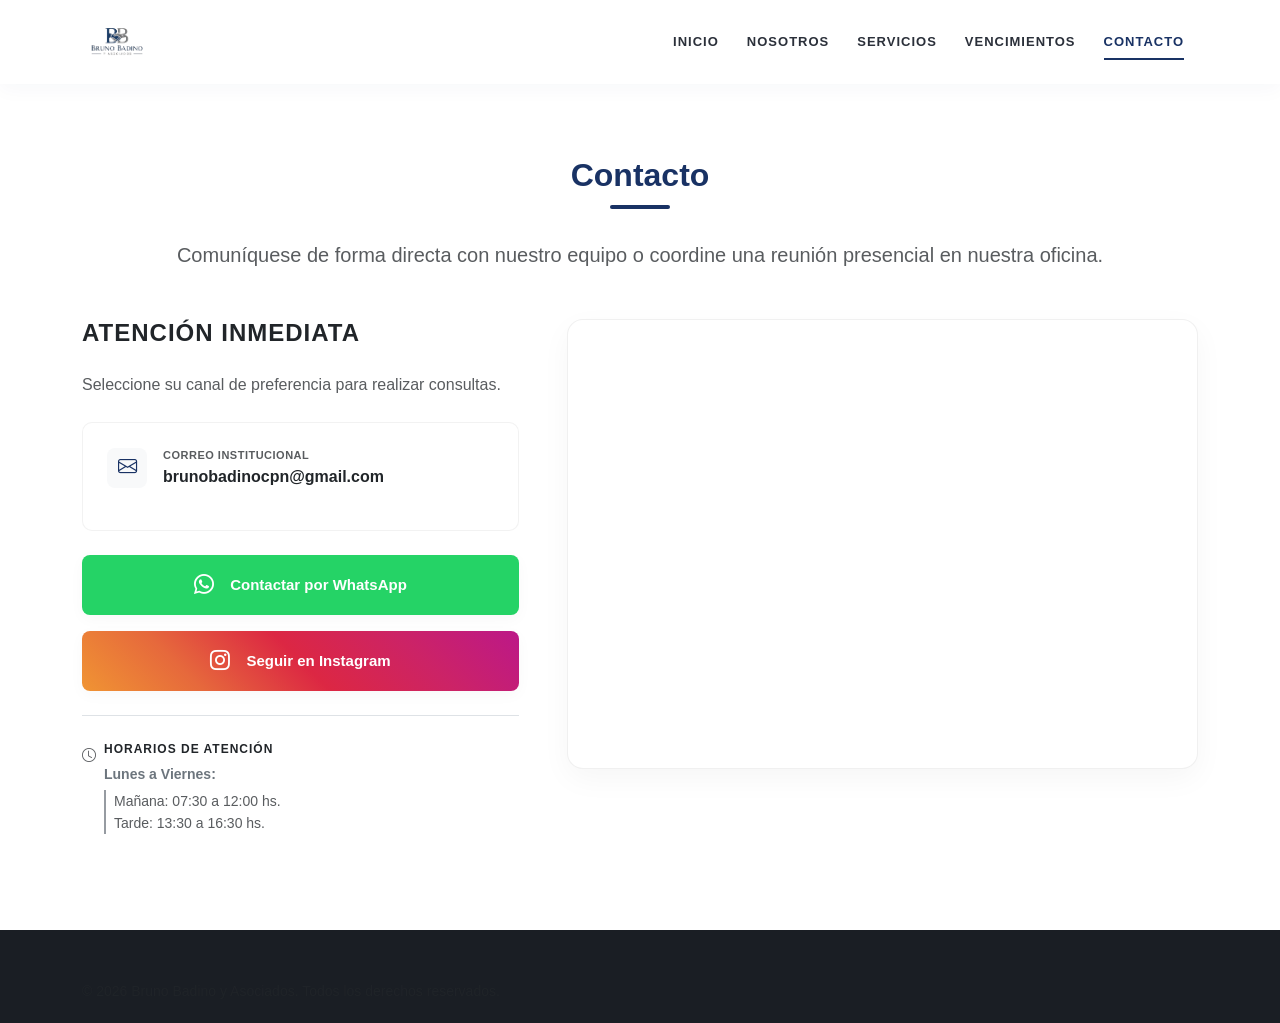
<file: contacto.html>
<!DOCTYPE html>
<html lang="es">
<head>
    <meta charset="UTF-8">
    <meta name="viewport" content="width=device-width, initial-scale=1.0">
    <title>Contacto | Estudio Bruno Badino y Asociados</title>
    
    <link href="https://cdn.jsdelivr.net/npm/bootstrap@5.3.3/dist/css/bootstrap.min.css" rel="stylesheet">
    <link rel="stylesheet" href="https://cdn.jsdelivr.net/npm/bootstrap-icons@1.11.3/font/bootstrap-icons.min.css">
    
    <link rel="stylesheet" href="css/estilos.css">
    <link rel="stylesheet" href="css/contacto.css">
</head>
<body>

    <nav class="navbar navbar-expand-lg sticky-top navbar-light bg-white">
        <div class="container">
            <a class="navbar-brand" href="index.html">
                <img src="assets/logos/logo.jpeg" alt="Estudio Bruno Badino y Asociados">
            </a>
            <button class="navbar-toggler" type="button" data-bs-toggle="collapse" data-bs-target="#navbarNav"><span class="navbar-toggler-icon"></span></button>
            <div class="collapse navbar-collapse justify-content-end" id="navbarNav">
                <ul class="navbar-nav">
                    <li class="nav-item"><a class="nav-link" href="index.html">Inicio</a></li>
                    <li class="nav-item"><a class="nav-link" href="nosotros.html">Nosotros</a></li>
                    <li class="nav-item"><a class="nav-link" href="servicios.html">Servicios</a></li>
                    <li class="nav-item"><a class="nav-link" href="vencimientos.html">Vencimientos</a></li>
                    <li class="nav-item"><a class="nav-link active" href="contacto.html">Contacto</a></li>
                </ul>
            </div>
        </div>
    </nav>

    <div class="container mt-5 pt-4 text-center">
        <h2 class="titulo-linea titulo-linea-centro fw-bold">Contacto</h2>
        <p class="lead text-muted mb-5 max-w-md mx-auto">Comuníquese de forma directa con nuestro equipo o coordine una reunión presencial en nuestra oficina.</p>
    </div>

    <section class="container mb-5 pb-5">
        <div class="row g-5">
            
            <div class="col-lg-5 d-flex flex-column justify-content-between">
                <div>
                    <h3 class="h4 fw-bold mb-4 text-dark text-uppercase letter-spacing-1">Atención Inmediata</h3>
                    <p class="text-muted mb-4">Seleccione su canal de preferencia para realizar consultas.</p>
                    
                    <div class="canales-contenedor p-4 mb-4">
                        <div class="d-flex align-items-center mb-3">
                            <div class="mini-icono bg-light text-primary-custom me-3">
                                <i class="bi bi-envelope"></i>
                            </div>
                            <div>
                                <small class="text-muted d-block text-uppercase fw-bold text-xs">Correo Institucional</small>
                                <a href="mailto:brunobadinocpn@gmail.com" class="text-decoration-none text-dark fw-semibold">brunobadinocpn@gmail.com</a>
                            </div>
                        </div>
                    </div>

                    <a href="https://wa.me/5493492210336?text=Hola!%20Me%20contacto%20desde%20la%20web%20del%20Estudio%20Contable." 
                       target="_blank" 
                       class="btn-contacto btn-whatsapp w-100 mb-3 d-flex align-items-center justify-content-center gap-3">
                        <i class="bi bi-whatsapp fs-5"></i>
                        <span>Contactar por WhatsApp</span>
                    </a>

                    <a href="https://www.instagram.com/brunobadinoyasoc/" 
                       target="_blank" 
                       class="btn-contacto btn-instagram w-100 d-flex align-items-center justify-content-center gap-3">
                        <i class="bi bi-instagram fs-5"></i>
                        <span>Seguir en Instagram</span>
                    </a>
                </div>

               <div class="mt-4 pt-4 border-top">
    <div class="d-flex align-items-start gap-2 text-muted small">
        <!-- Icono de reloj alineado arriba -->
        <i class="bi bi-clock mt-1"></i>
        <div>
            <strong class="text-dark d-block mb-1 text-uppercase letter-spacing-1" style="font-size: 12px;">Horarios de Atención</strong>
            <span class="fw-semibold text-secondary">Lunes a Viernes:</span>
            <div class="ps-2 mt-1 border-start border-2" style="border-color: var(--color-secundario-gris) !important;">
                <span class="d-block">Mañana: 07:30 a 12:00 hs.</span>
                <span class="d-block">Tarde: 13:30 a 16:30 hs.</span>
            </div>
        </div>
    </div>
</div>
            </div>

            <div class="col-lg-7">
                <div class="mapa-marco p-2">
                    <iframe 
                        iframe src="https://www.google.com/maps/embed?pb=!1m18!1m12!1m3!1d3411.6805046500535!2d-61.49158198859025!3d-31.229579874241413!2m3!1f0!2f0!3f0!3m2!1i1024!2i768!4f13.1!3m3!1m2!1s0x95caae72dd41f633%3A0x280b00c64e91e6d7!2sNicanor%20%C3%81lvarez%202643%2C%20S2300%20Rafaela%2C%20Santa%20Fe!5e0!3m2!1ses-419!2sar!4v1782684462014!5m2!1ses-419!2sar" width="600" height="450" style="border:0;" allowfullscreen="" loading="lazy" referrerpolicy="strict-origin-when-cross-origin"></iframe>
                        class="mapa-google"
                        allowfullscreen="" 
                        loading="lazy" 
                        referrerpolicy="no-referrer-when-downgrade">
                    </iframe>
                </div>
            </div>

        </div>
    </section>

    <footer class="footer-estudio">
        <div class="container text-center text-md-start">
            <p class="text-muted mb-0 small">&copy; 2026 Bruno Badino y Asociados. Todos los derechos reservados.</p>
        </div>
    </footer>

    <script src="https://cdn.jsdelivr.net/npm/bootstrap@5.3.3/dist/js/bootstrap.bundle.min.js"></script>
</body>
</html>
</file>
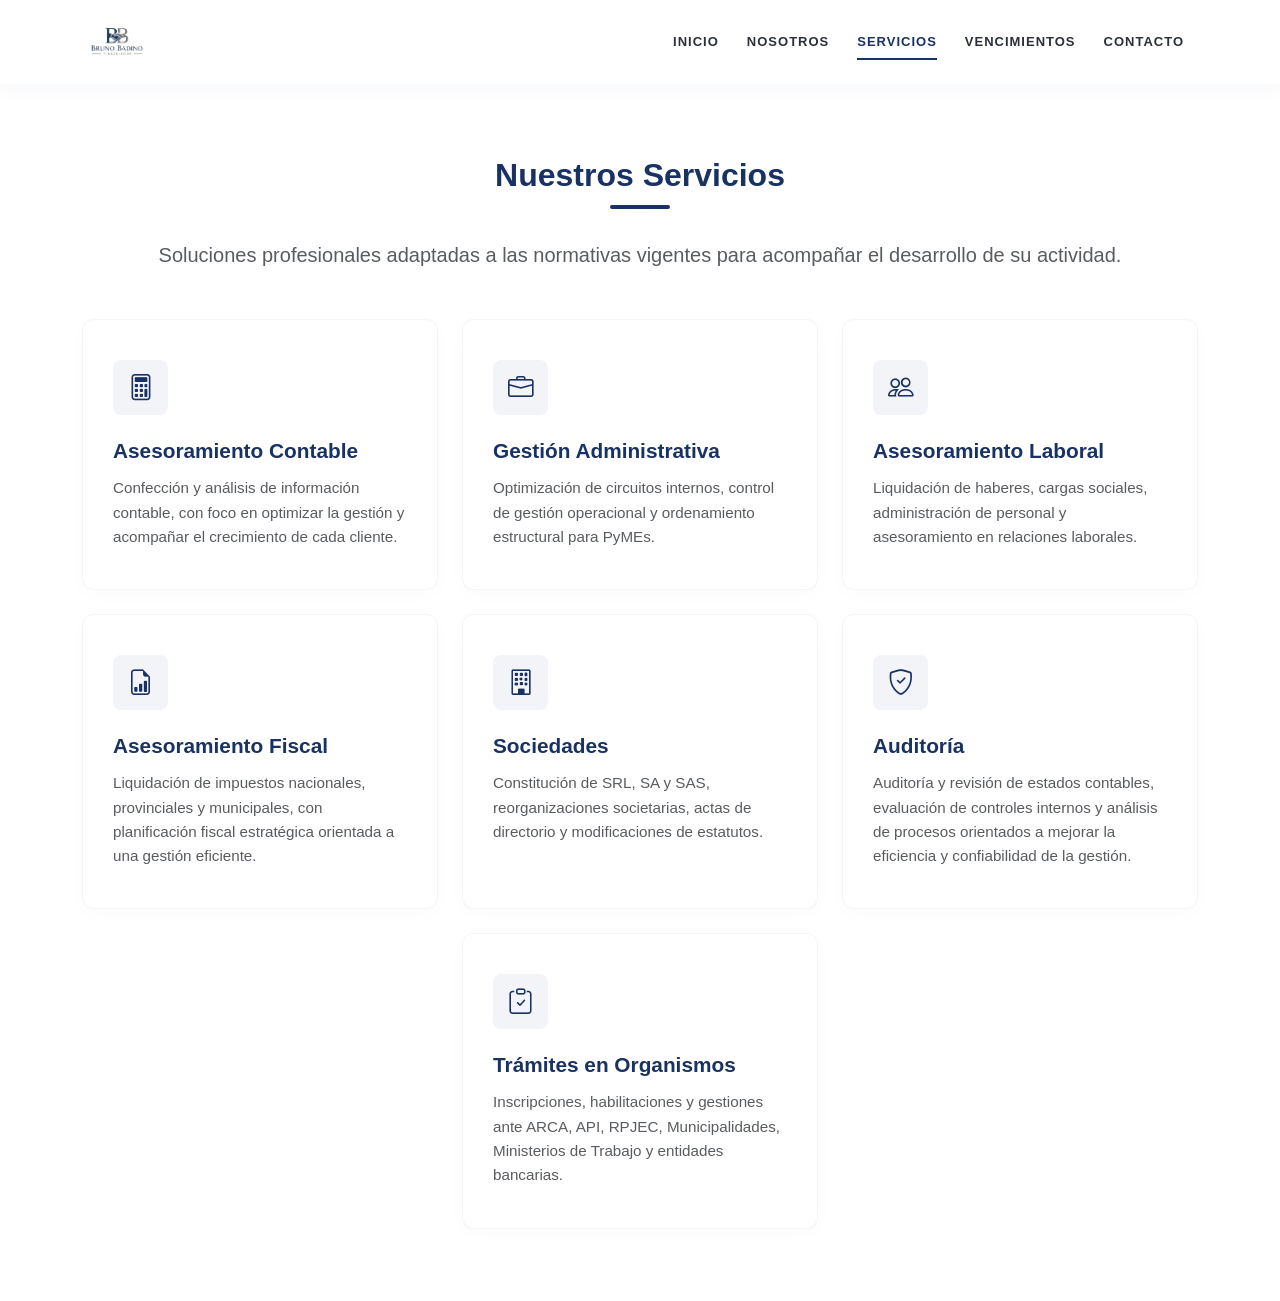
<file: servicios.html>
<!DOCTYPE html>
<html lang="es">
<head>
    <meta charset="UTF-8">
    <meta name="viewport" content="width=device-width, initial-scale=1.0">
    <title>Servicios | Estudio Bruno Badino y Asociados</title>
    
    <!-- Bootstrap 5.3 CSS -->
    <link href="https://cdn.jsdelivr.net/npm/bootstrap@5.3.3/dist/css/bootstrap.min.css" rel="stylesheet">
    <!-- Iconos Oficiales de Bootstrap (Para los logos representativos de cada tarjeta) -->
    <link rel="stylesheet" href="https://cdn.jsdelivr.net/npm/bootstrap-icons@1.11.3/font/bootstrap-icons.min.css">
    
    <!-- 1. Hojas de Estilos: Primero la Global con la trama de fondo y el menú -->
    <link rel="stylesheet" href="css/estilos.css">
    <!-- 2. Segundo los Estilos Exclusivos de las tarjetas de servicios -->
    <link rel="stylesheet" href="css/servicios.css">
</head>
<body>

    <!-- NAVBAR CORPORATIVO FIJO -->
    <nav class="navbar navbar-expand-lg sticky-top navbar-light bg-white">
        <div class="container">
            <a class="navbar-brand" href="index.html">
                <img src="assets/logos/logo.jpeg" alt="Estudio Bruno Badino y Asociados">
            </a>
            <button class="navbar-toggler" type="button" data-bs-toggle="collapse" data-bs-target="#navbarNav"><span class="navbar-toggler-icon"></span></button>
            <div class="collapse navbar-collapse justify-content-end" id="navbarNav">
                <ul class="navbar-nav">
                    <li class="nav-item"><a class="nav-link" href="index.html">Inicio</a></li>
                    <li class="nav-item"><a class="nav-link" href="nosotros.html">Nosotros</a></li>
                    <li class="nav-item"><a class="nav-link active" href="servicios.html">Servicios</a></li>
                    <li class="nav-item"><a class="nav-link" href="vencimientos.html">Vencimientos</a></li>
                    <li class="nav-item"><a class="nav-link" href="contacto.html">Contacto</a></li>
                </ul>
            </div>
        </div>
    </nav>

    <!-- CUERPO DE SERVICIOS -->
    <div class="container my-5 py-4 text-center">
        <h2 class="titulo-linea titulo-linea-centro fw-bold">Nuestros Servicios</h2>
        <p class="lead text-muted mb-5 max-w-md mx-auto">Soluciones profesionales adaptadas a las normativas vigentes para acompañar el desarrollo de su actividad.</p>
        
        <!-- Grilla de Servicios (Distribución inteligente de 3 columnas en PC y 1 en cel) -->
        <div class="row g-4 text-start justify-content-center">
            
            <!-- 1. Asesoramiento Contable -->
            <div class="col-md-6 col-lg-4">
                <div class="tarjeta-servicio">
                    <div class="icono-contenedor">
                        <i class="bi bi-calculator"></i>
                    </div>
                    <h3>Asesoramiento Contable</h3>
                    <p class="text-muted">Confección y análisis de información contable, con foco en optimizar la gestión y acompañar el crecimiento de cada cliente.</p>
                </div>
            </div>

            <!-- 2. Asesoramiento y Gestión Administrativa -->
            <div class="col-md-6 col-lg-4">
                <div class="tarjeta-servicio">
                    <div class="icono-contenedor">
                        <i class="bi bi-briefcase"></i>
                    </div>
                    <h3>Gestión Administrativa</h3>
                    <p class="text-muted">Optimización de circuitos internos, control de gestión operacional y ordenamiento estructural para PyMEs.</p>
                </div>
            </div>

            <!-- 3. Asesoramiento Laboral -->
            <div class="col-md-6 col-lg-4">
                <div class="tarjeta-servicio">
                    <div class="icono-contenedor">
                        <i class="bi bi-people"></i>
                    </div>
                    <h3>Asesoramiento Laboral</h3>
                    <p class="text-muted">Liquidación de haberes, cargas sociales, administración de personal y asesoramiento en relaciones laborales.</p>
                </div>
            </div>

            <!-- 4. Asesoramiento Fiscal -->
            <div class="col-md-6 col-lg-4">
                <div class="tarjeta-servicio">
                    <div class="icono-contenedor">
                        <i class="bi bi-file-earmark-bar-graph"></i>
                    </div>
                    <h3>Asesoramiento Fiscal</h3>
                    <p class="text-muted">Liquidación de impuestos nacionales, provinciales y municipales, con planificación fiscal estratégica orientada a una gestión eficiente.</p>
                </div>
            </div>

            <!-- 5. Sociedades -->
            <div class="col-md-6 col-lg-4">
                <div class="tarjeta-servicio">
                    <div class="icono-contenedor">
                        <i class="bi bi-building"></i>
                    </div>
                    <h3>Sociedades</h3>
                    <p class="text-muted">Constitución de SRL, SA y SAS, reorganizaciones societarias, actas de directorio y modificaciones de estatutos.</p>
                </div>
            </div>

            <!-- 6. Auditoría -->
            <div class="col-md-6 col-lg-4">
                <div class="tarjeta-servicio">
                    <div class="icono-contenedor">
                        <i class="bi bi-shield-check"></i>
                    </div>
                    <h3>Auditoría</h3>
                    <p class="text-muted">Auditoría y revisión de estados contables, evaluación de controles internos y análisis de procesos orientados a mejorar la eficiencia y confiabilidad de la gestión.</p>
                </div>
            </div>

            <!-- 7. Trámites y Gestiones en Organismos -->
            <div class="col-md-6 col-lg-4">
                <div class="tarjeta-servicio">
                    <div class="icono-contenedor">
                        <i class="bi bi-clipboard-check"></i>
                    </div>
                    <h3>Trámites en Organismos</h3>
                    <p class="text-muted">Inscripciones, habilitaciones y gestiones ante ARCA, API, RPJEC, Municipalidades, Ministerios de Trabajo y entidades bancarias.</p>
                </div>
            </div>

        </div>
    </div>

    <script src="https://cdn.jsdelivr.net/npm/bootstrap@5.3.3/dist/js/bootstrap.bundle.min.js"></script>
</body>
</html>
</file>
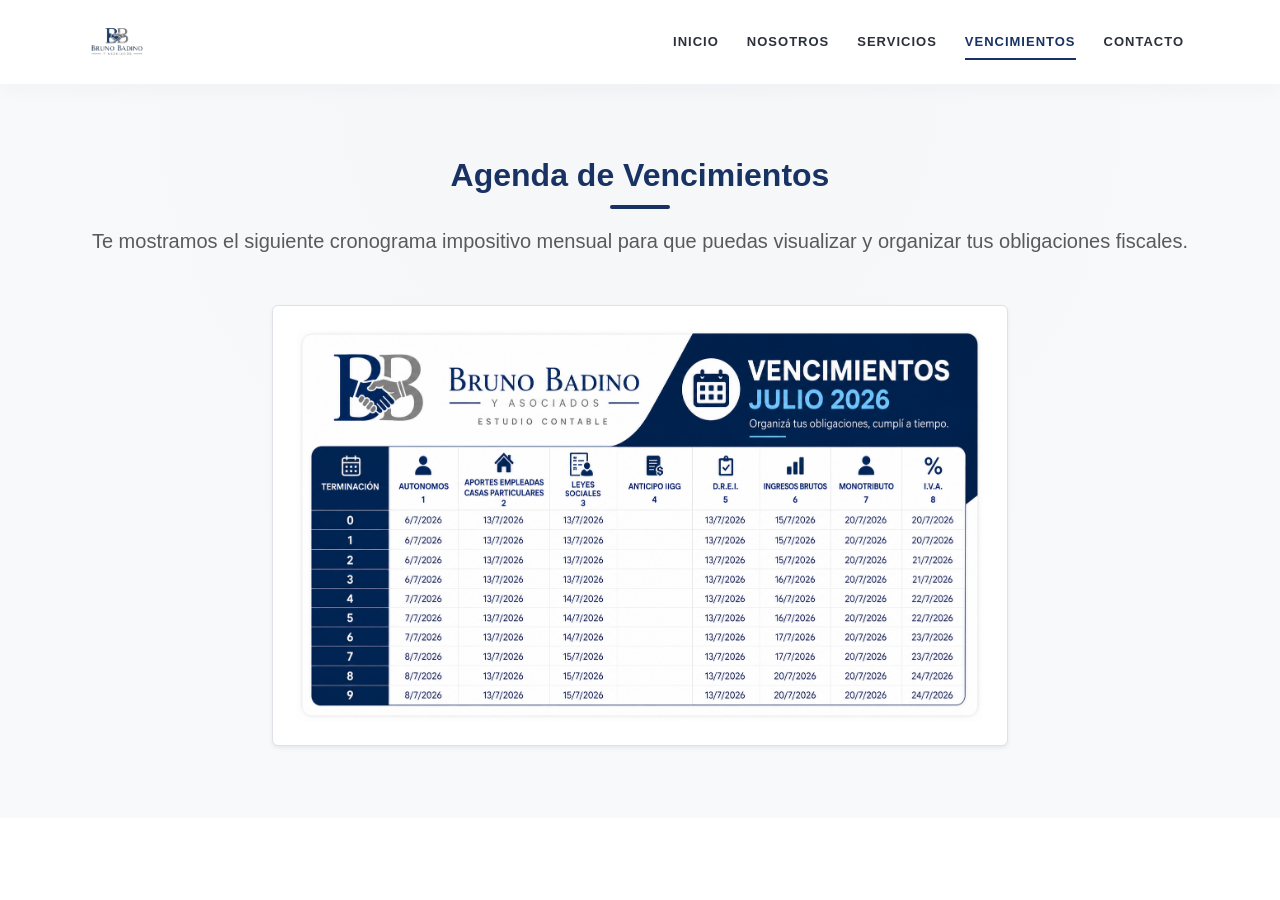
<file: vencimientos.html>
<!DOCTYPE html>
<html lang="es">
<head>
    <meta charset="UTF-8">
    <meta name="viewport" content="width=device-width, initial-scale=1.0">
    <title>Vencimientos | Estudio Bruno Badino y Asociados</title>
    <link href="https://cdn.jsdelivr.net/npm/bootstrap@5.3.3/dist/css/bootstrap.min.css" rel="stylesheet">
    <link rel="stylesheet" href="css/estilos.css">
    <link rel="stylesheet" href="css/vencimientos.css">    
</head>
<body>
    <nav class="navbar navbar-expand-lg sticky-top navbar-light bg-white">
        <div class="container">
            <a class="navbar-brand" href="index.html"><img src="assets/logos/logo.jpeg" alt="Logo"></a>
            <button class="navbar-toggler" type="button" data-bs-toggle="collapse" data-bs-target="#navbarNav"><span class="navbar-toggler-icon"></span></button>
            <div class="collapse navbar-collapse justify-content-end" id="navbarNav">
                <ul class="navbar-nav">
                    <li class="nav-item"><a class="nav-link" href="index.html">Inicio</a></li>
                    <li class="nav-item"><a class="nav-link" href="nosotros.html">Nosotros</a></li>
                    <li class="nav-item"><a class="nav-link" href="servicios.html">Servicios</a></li>
                    <li class="nav-item"><a class="nav-link active" href="vencimientos.html">Vencimientos</a></li>
                    <li class="nav-item"><a class="nav-link" href="contacto.html">Contacto</a></li>
                </ul>
            </div>
        </div>
    </nav>

    <section id="vencimientos" class="py-5 bg-estudio-claro" style="min-height: 70vh;">
        <div class="container my-4 text-center">
            <h2 class="titulo-linea titulo-linea-centro fw-bold mb-3">Agenda de Vencimientos</h2>
            <p class="lead text-muted mb-5">Te mostramos el siguiente cronograma impositivo mensual para que puedas visualizar y organizar tus obligaciones fiscales.</p>
            
            <div class="row justify-content-center">
                <div class="col-lg-10 col-xl-8 text-center">
                    <div class="bg-white p-3 p-md-4 rounded shadow-sm border">
                        <img src="assets/img/vencimientos.png" class="img-fluid rounded" alt="Cronograma de Vencimientos Impositivos Bruno Badino y Asociados" style="width: 100%; height: auto;">
                    </div>
                </div>
            </div>
        </div>
    </section>

    <script src="https://cdn.jsdelivr.net/npm/bootstrap@5.3.3/dist/js/bootstrap.bundle.min.js"></script>
</body>
</html>
</file>
<file: css/estilos.css>
/* ==========================================================================
   HOJA DE ESTILOS GLOBAL - BRUNO BADINO Y ASOCIADOS
   ========================================================================== */

/* Variables de Color Extraídas Directamente del Isotipo Comercial */
:root {
    --color-primario-azul: #193264;    /* Azul Marino corporativo */
    --color-secundario-gris: #969BA1;  /* Gris Cemento corporativo */
    --color-fondo-claro: #F8F9FA;      /* Gris neutral suave */
    --color-oscuro-texto: #2B303A;     /* Grafito oscuro para textos legibles */
}

/* --- Comportamiento Global del Portal --- */
html {
    scroll-behavior: smooth; 
    scroll-padding-top: 85px; 
}

body {
    font-family: 'Segoe UI', Tahoma, Geneva, Verdana, sans-serif;
    color: var(--color-oscuro-texto);
    line-height: 1.6;
    
   
    background-color: #ffffff;
    background-image: radial-gradient(var(--color-secundario-gris) 0.5px, #ffffff 0.5px);
    background-size: 20px 20px;

}

/* Títulos con el color institucional */
h1, h2, h3, h4, h5, h6 {
    color: var(--color-primario-azul);
    font-weight: 700;
}

/* --- Decoración Profesional para Títulos --- */
.titulo-linea {
    position: relative;
    padding-bottom: 15px;
    margin-bottom: 30px;
}
.titulo-linea::after {
    content: '';
    position: absolute;
    bottom: 0;
    left: 0;
    width: 60px;
    height: 4px;
    background-color: var(--color-primario-azul);
    border-radius: 2px;
}
.titulo-linea-centro::after {
    left: 50%;
    transform: translateX(-50%);
}

/* ==========================================================================
   COMPONENTES VISUALES COMPLEMENTARIOS (NAVBAR & FOOTER)
   ========================================================================== */

/* Barra de Navegación */
.navbar {
    box-shadow: 0 4px 20px rgba(25, 50, 100, 0.04);
    padding: 14px 0;
    background-color: rgba(255, 255, 255, 0.96) !important;
    backdrop-filter: blur(5px); /* Efecto esmerilado moderno en navegadores compatibles */
}

/* Ajuste Responsivo del Isotipo */
.navbar-brand img {
    max-height: 46px;
    width: auto;
    transition: transform 0.3s ease;
}
.navbar-brand img:hover {
    transform: scale(1.03);
}

/* Enlaces del Menú en Computadoras */
.navbar-nav .nav-link {
    color: var(--color-oscuro-texto) !important;
    font-weight: 600;
    font-size: 13px;
    text-transform: uppercase;
    letter-spacing: 1px;
    padding: 8px 0 !important;
    margin: 0 14px;
    position: relative;
    transition: color 0.3s ease;
}

/* ✨ EFECTO INTERACTIVO: Subrayado animado de alta gama para el menú */
.navbar-nav .nav-link::after {
    content: '';
    position: absolute;
    width: 0;
    height: 2px;
    bottom: 0;
    left: 0;
    background-color: var(--color-primario-azul);
    transition: width 0.3s ease;
}

.navbar-nav .nav-link:hover::after,
.navbar-nav .nav-link.active::after {
    width: 100%;
}

.navbar-nav .nav-link:hover,
.navbar-nav .nav-link.active {
    color: var(--color-primario-azul) !important;
}


.hero-section {
    background: linear-gradient(135deg, rgba(25, 50, 100, 0.03) 0%, rgba(255, 255, 255, 0.9) 60%, rgba(150, 155, 161, 0.06) 100%);
    padding: 90px 0;
    min-height: 75vh;
    display: flex;
    align-items: center;
    border-bottom: 1px solid rgba(0, 0, 0, 0.02);
}

.hero-titulo-marca {
    color: var(--color-primario-azul) !important;
    font-size: 3.8rem;
    font-weight: 800;
    letter-spacing: -1px;
    line-height: 1.1;
}

.hero-subtitulo-marca {
    color: var(--color-secundario-gris) !important;
    font-size: 1rem;
    letter-spacing: 3px;
    font-weight: 700;
}

.style-asociados {
    color: #4A5568 !important;
    letter-spacing: 2px;
}

.hero-imagen-estudio {
    width: 100%;
    max-height: 450px;
    object-fit: cover;
    border-radius: 16px; /* Esquinas un toque más curvas y premium */
    box-shadow: 0 20px 40px rgba(25, 50, 100, 0.12);
}


.btn-estudio-primary {
    background-color: var(--color-primario-azul);
    border-color: var(--color-primario-azul);
    color: #FFFFFF;
    font-weight: 600;
    border-radius: 6px;
    padding: 12px 28px;
    transition: all 0.3s cubic-bezier(0.16, 1, 0.3, 1);
}

.btn-estudio-primary:hover {
    background-color: #112244;
    border-color: #112244;
    color: #FFFFFF;
    transform: translateY(-2px);
    box-shadow: 0 6px 20px rgba(25, 50, 100, 0.25);
}

.bg-estudio-claro {
    background-color: var(--color-fondo-claro) !important;
}

.footer-estudio {
    background-color: #1A1E24;
    color: rgba(255, 255, 255, 0.8);
    padding: 50px 0 20px;
}
</file>
<file: css/contacto.css>
/* ==========================================================================
   ESTILOS EXCLUSIVOS PARA LA PÁGINA DE CONTACTO
   ========================================================================== */

/* Contenedor neutral de datos */
.canales-contenedor {
    background-color: #ffffff;
    border-radius: 10px;
    border: 1px solid rgba(0, 0, 0, 0.05);
}

.mini-icono {
    width: 40px;
    height: 40px;
    border-radius: 8px;
    display: flex;
    align-items: center;
    justify-content: center;
    font-size: 1.2rem;
    color: var(--color-primario-azul);
}

.text-xs {
    font-size: 11px;
    letter-spacing: 0.5px;
}

/* Base común para botones premium de contacto */
.btn-contacto {
    padding: 14px 24px;
    border-radius: 8px;
    font-weight: 600;
    font-size: 15px;
    text-decoration: none;
    transition: all 0.3s cubic-bezier(0.16, 1, 0.3, 1);
    box-shadow: 0 4px 15px rgba(0, 0, 0, 0.03);
}

.btn-contacto:hover {
    transform: translateY(-2px);
}

/* Estilo de Marca: WhatsApp */
.btn-whatsapp {
    background-color: #25D366;
    color: #ffffff !important;
}
.btn-whatsapp:hover {
    background-color: #1ebd54;
    box-shadow: 0 6px 20px rgba(37, 211, 102, 0.3);
}

/* Estilo de Marca: Instagram (Gradiente oficial plano elegante) */
.btn-instagram {
    background: linear-gradient(45deg, #F09433 0%, #E6683C 25%, #DC2743 50%, #CC2366 75%, #BC1888 100%);
    color: #ffffff !important;
}
.btn-instagram:hover {
    opacity: 0.95;
    box-shadow: 0 6px 20px rgba(220, 39, 67, 0.3);
}

/* Marco estructural para el Mapa */
.mapa-marco {
    background: #ffffff;
    border-radius: 16px;
    border: 1px solid rgba(0, 0, 0, 0.06);
    box-shadow: 0 10px 30px rgba(0, 0, 0, 0.04);
    height: 450px; /* Altura idéntica para hacer juego visual con la columna izquierda */
    overflow: hidden;
}

/* Forzar al mapa a ser 100% interactivo y responsivo */
.mapa-google {
    width: 100%;
    height: 100%;
    border: 0;
    border-radius: 12px;
}

.text-primary-custom {
    color: var(--color-primario-azul);
}
.letter-spacing-1 {
    letter-spacing: 1px;
}
</file>
<file: css/servicios.css>
/* ==========================================================================
   ESTILOS EXCLUSIVOS PARA LAS TARJETAS DE SERVICIOS
   ========================================================================== */

.tarjeta-servicio {
    background: #ffffff;
    padding: 40px 30px;
    border-radius: 12px;
    border: 1px solid rgba(0, 0, 0, 0.04);
    box-shadow: 0 4px 20px rgba(25, 50, 100, 0.02);
    height: 100%;
    transition: all 0.4s cubic-bezier(0.16, 1, 0.3, 1);
    position: relative;
    overflow: hidden;
}

/* Efecto novedoso al pasar el mouse por encima (Se eleva sutilmente y pinta el borde inferior) */
.tarjeta-servicio:hover {
    transform: translateY(-6px);
    box-shadow: 0 15px 35px rgba(25, 50, 100, 0.08);
    border-bottom: 3px solid var(--color-primario-azul);
}

/* El contenedor del logo representativo */
.icono-contenedor {
    width: 55px;
    height: 55px;
    background-color: rgba(25, 50, 100, 0.05); /* Fondo muy suave con el azul institucional */
    color: var(--color-primario-azul); /* Icono azul */
    border-radius: 8px;
    display: flex;
    align-items: center;
    justify-content: center;
    font-size: 1.6rem;
    margin-bottom: 24px;
    transition: all 0.3s ease;
}

/* Al pasar el mouse por la tarjeta, el icono se pinta con los colores del logo completo */
.tarjeta-servicio:hover .icono-contenedor {
    background-color: var(--color-primario-azul);
    color: #ffffff;
}

.tarjeta-servicio h3 {
    font-size: 1.3rem;
    font-weight: 700;
    margin-bottom: 12px;
    color: var(--color-primario-azul);
}

.tarjeta-servicio p {
    font-size: 0.95rem;
    line-height: 1.6;
    margin-bottom: 0;
}
</file>
<file: css/vencimientos.css>
/* ==========================================================================
   ESTILOS EXCLUSIVOS PARA LA SECCIÓN DE VENCIMIENTOS
   ========================================================================== */

/* Contenedor blanco que enmarca el cronograma */
.vencimientos-marco {
    background: #ffffff;
    border-radius: 16px;
    border: 1px solid rgba(25, 50, 100, 0.08);
    box-shadow: 0 10px 30px rgba(25, 50, 100, 0.03);
    transition: all 0.4s cubic-bezier(0.16, 1, 0.3, 1);
    position: relative;
    overflow: hidden;
}

/* ✨ EFECTO INTERACTIVO: El documento flota sutilmente al pasar el cursor */
.vencimientos-marco:hover {
    transform: translateY(-5px);
    box-shadow: 0 20px 40px rgba(25, 50, 100, 0.08);
    border-color: rgba(25, 50, 100, 0.15);
}

/* Estilizado directo de la imagen del calendario */
.vencimientos-imagen {
    width: 100%;
    height: auto;
    display: block;
    transition: transform 0.4s ease;
    
    /* 
       Evita que la imagen se agrande infinitamente en monitores gigantes, 
       manteniendo los números legibles y nítidos.
    */
    max-width: 950px; 
    margin: 0 auto;
}

/* Pequeño toque premium: un sutil brillo de fondo para resaltar el marco */
#vencimientos {
    background: radial-gradient(circle at top, rgba(25, 50, 100, 0.01) 0%, transparent 70%);
    position: relative;
}
</file>
